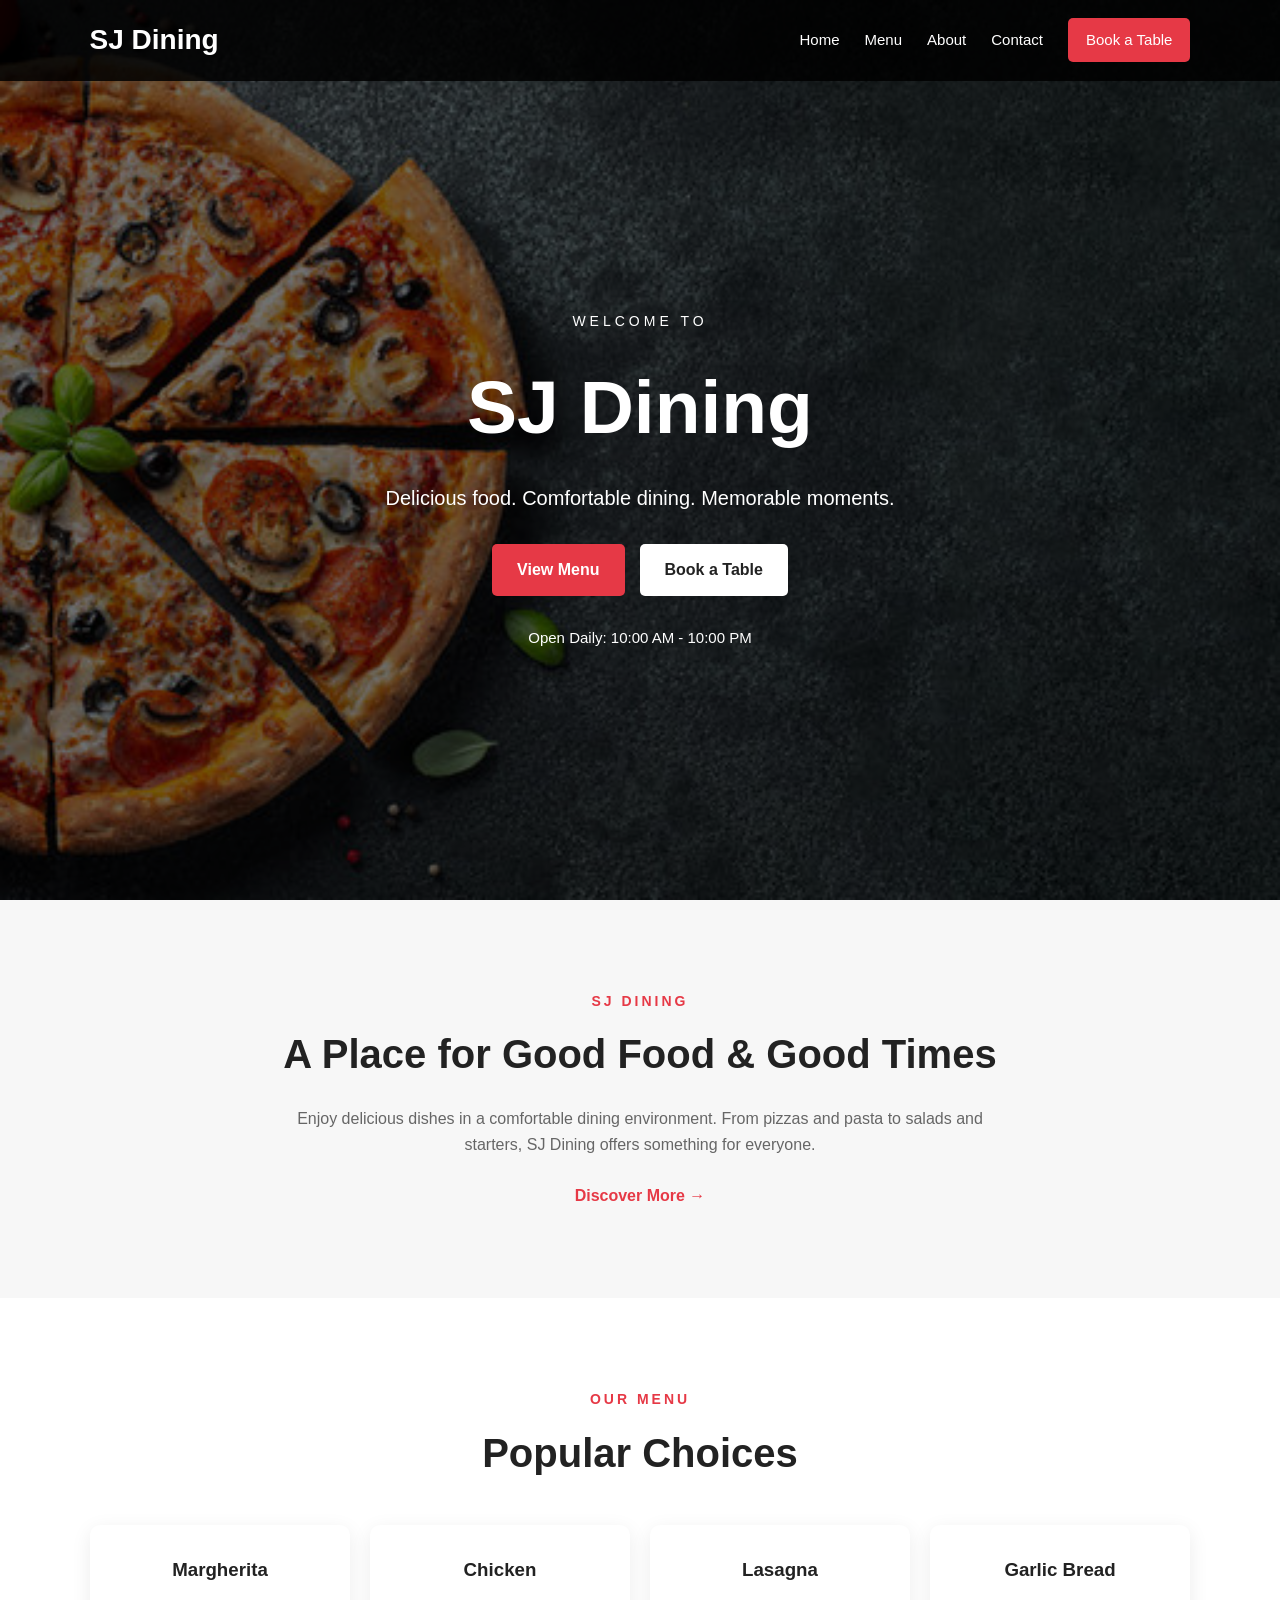
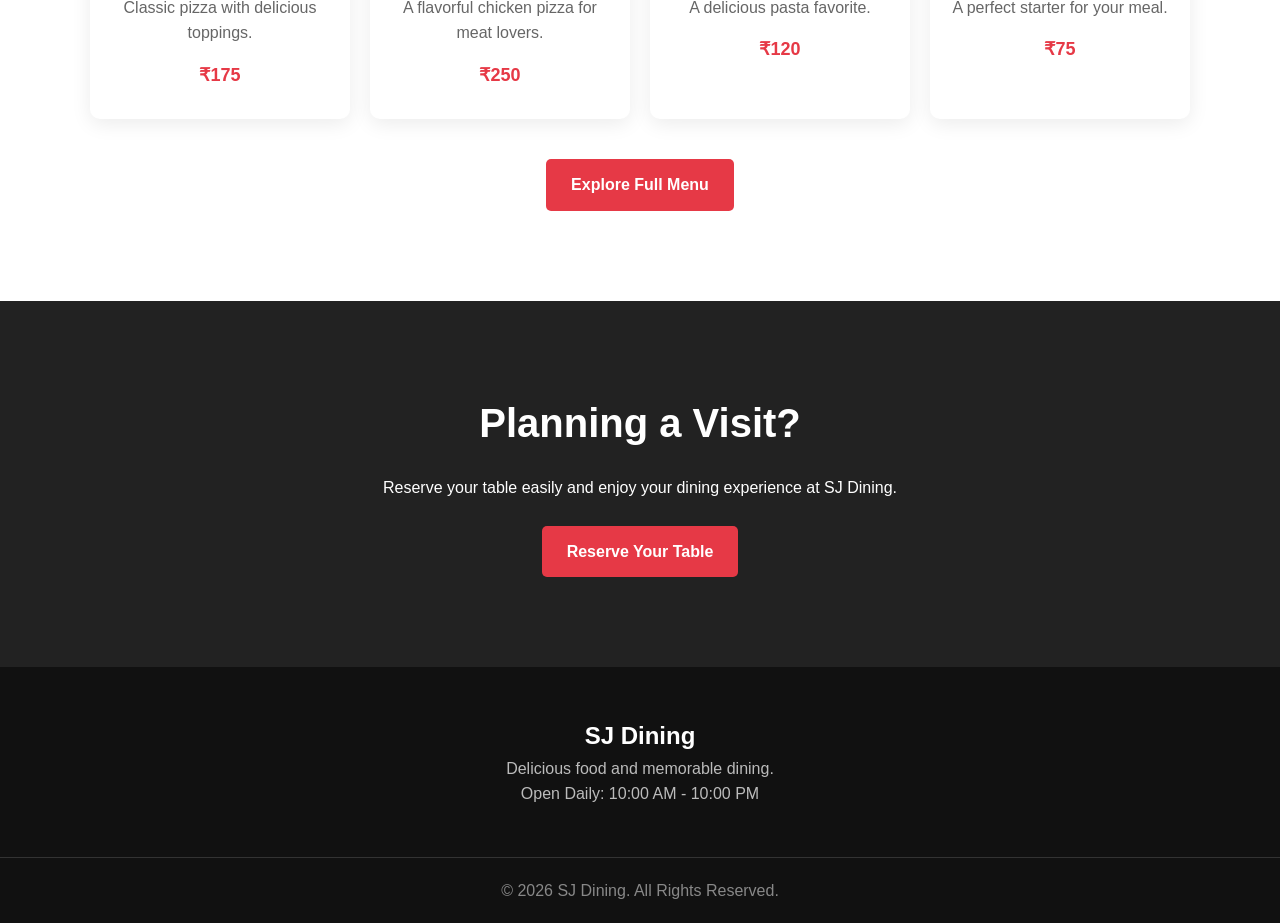
<file: index.html>
<!DOCTYPE html>
<html lang="en">

<head>
    <meta charset="UTF-8">

    <meta name="viewport"
          content="width=device-width, initial-scale=1.0">

    <meta name="description"
          content="SJ Dining - Delicious food, comfortable dining and easy table booking.">

    <title>SJ Dining | Restaurant</title>

    <link rel="stylesheet" href="css/style.css">
    <link rel="stylesheet" href="css/responsive.css">
</head>

<body>

    <!-- ================= NAVBAR ================= -->

    <header class="navbar">

        <div class="logo">
            SJ Dining
        </div>

        <nav>
            <a href="index.html">Home</a>
            <a href="menu.html">Menu</a>
            <a href="about.html">About</a>
            <a href="contact.html">Contact</a>

            <a href="booking.html" class="book-btn">
                Book a Table
            </a>
        </nav>

    </header>


    <!-- ================= HERO ================= -->

    <section class="hero">

        <div class="hero-overlay">

            <div class="hero-content">

                <p class="welcome">
                    WELCOME TO
                </p>

                <h1>SJ Dining</h1>

                <p>
                    Delicious food. Comfortable dining.
                    Memorable moments.
                </p>

                <div class="hero-buttons">

                    <a href="menu.html" class="primary-btn">
                        View Menu
                    </a>

                    <a href="booking.html" class="secondary-btn">
                        Book a Table
                    </a>

                </div>

                <p class="opening">
                    Open Daily: 10:00 AM - 10:00 PM
                </p>

            </div>

        </div>

    </section>


    <!-- ================= SPECIAL SECTION ================= -->

    <section class="welcome-section">

        <div class="section-container">

            <p class="section-small-title">
                SJ DINING
            </p>

            <h2>A Place for Good Food & Good Times</h2>

            <p>
                Enjoy delicious dishes in a comfortable
                dining environment. From pizzas and pasta
                to salads and starters, SJ Dining offers
                something for everyone.
            </p>

            <a href="about.html" class="text-btn">
                Discover More →
            </a>

        </div>

    </section>


    <!-- ================= MENU PREVIEW ================= -->

    <section class="menu-preview">

        <div class="section-container">

            <p class="section-small-title">
                OUR MENU
            </p>

            <h2>Popular Choices</h2>

            <div class="food-grid">

                <div class="food-card">

                    <h3>Margherita</h3>

                    <p>
                        Classic pizza with delicious
                        toppings.
                    </p>

                    <span>₹175</span>

                </div>


                <div class="food-card">

                    <h3>Chicken</h3>

                    <p>
                        A flavorful chicken pizza
                        for meat lovers.
                    </p>

                    <span>₹250</span>

                </div>


                <div class="food-card">

                    <h3>Lasagna</h3>

                    <p>
                        A delicious pasta favorite.
                    </p>

                    <span>₹120</span>

                </div>


                <div class="food-card">

                    <h3>Garlic Bread</h3>

                    <p>
                        A perfect starter for your meal.
                    </p>

                    <span>₹75</span>

                </div>

            </div>

            <a href="menu.html" class="primary-btn">
                Explore Full Menu
            </a>

        </div>

    </section>


    <!-- ================= BOOKING CTA ================= -->

    <section class="booking-cta">

        <div>

            <h2>Planning a Visit?</h2>

            <p>
                Reserve your table easily and enjoy
                your dining experience at SJ Dining.
            </p>

            <a href="booking.html" class="primary-btn">
                Reserve Your Table
            </a>

        </div>

    </section>


    <!-- ================= FOOTER ================= -->

    <footer>

        <div class="footer-content">

            <h2>SJ Dining</h2>

            <p>
                Delicious food and memorable dining.
            </p>

            <p>
                Open Daily: 10:00 AM - 10:00 PM
            </p>

        </div>

        <div class="copyright">

            © 2026 SJ Dining. All Rights Reserved.

        </div>

    </footer>


    <script src="js/main.js"></script>

</body>

</html>
</file>
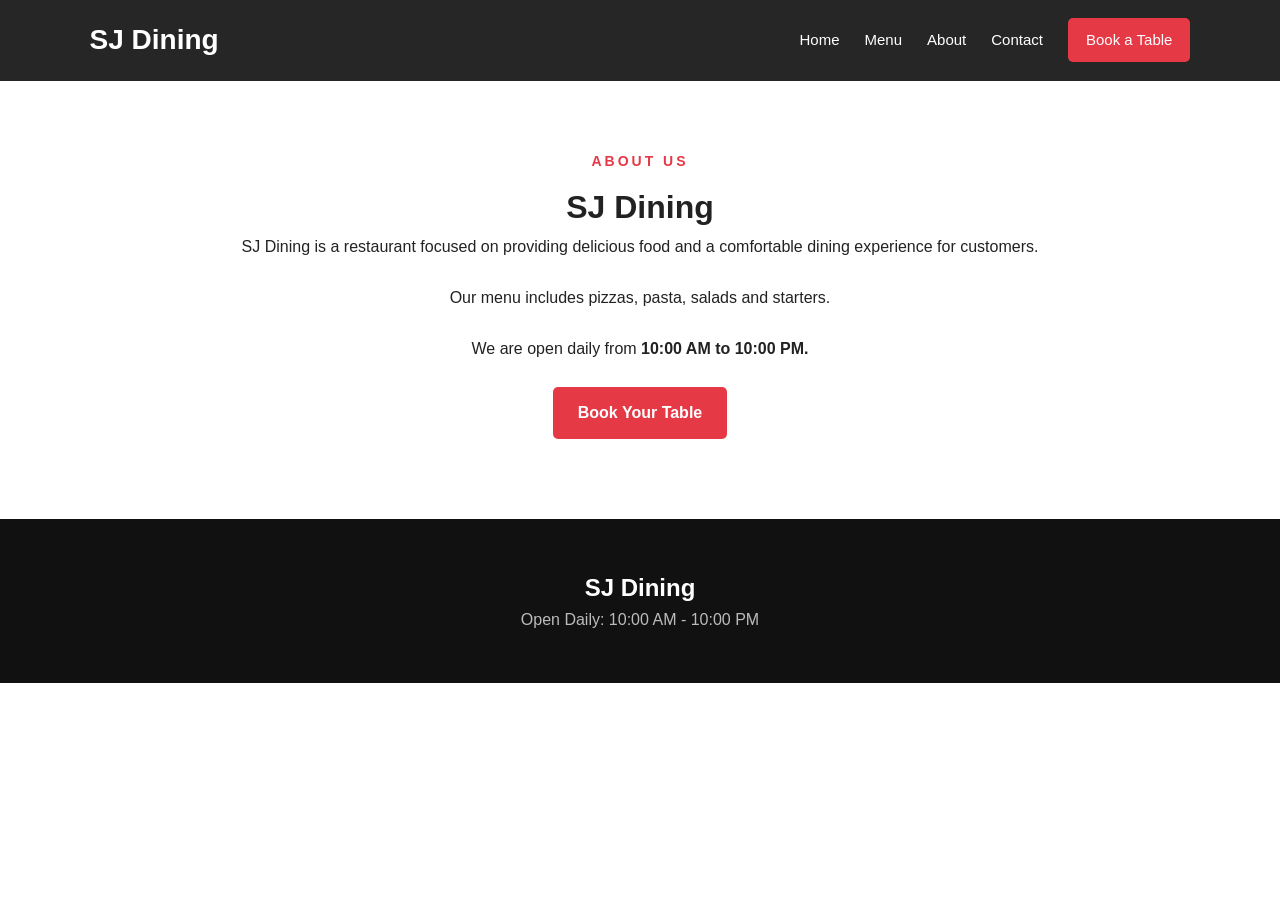
<file: about.html>
<!DOCTYPE html>
<html lang="en">

<head>

    <meta charset="UTF-8">

    <meta name="viewport"
          content="width=device-width, initial-scale=1.0">

    <title>SJ Dining | About</title>

    <link rel="stylesheet" href="css/style.css">
    <link rel="stylesheet" href="css/responsive.css">

</head>

<body>

<header class="navbar">

    <div class="logo">
        SJ Dining
    </div>

    <nav>

        <a href="index.html">Home</a>
        <a href="menu.html">Menu</a>
        <a href="about.html">About</a>
        <a href="contact.html">Contact</a>

        <a href="booking.html" class="book-btn">
            Book a Table
        </a>

    </nav>

</header>


<main style="padding:150px 8% 80px;">

    <div class="section-container">

        <p class="section-small-title">
            ABOUT US
        </p>

        <h1>SJ Dining</h1>

        <p>
            SJ Dining is a restaurant focused on
            providing delicious food and a comfortable
            dining experience for customers.
        </p>

        <br>

        <p>
            Our menu includes pizzas, pasta,
            salads and starters.
        </p>

        <br>

        <p>
            We are open daily from
            <strong>10:00 AM to 10:00 PM.</strong>
        </p>

        <br>

        <a href="booking.html" class="primary-btn">
            Book Your Table
        </a>

    </div>

</main>


<footer>

    <div class="footer-content">

        <h2>SJ Dining</h2>

        <p>
            Open Daily: 10:00 AM - 10:00 PM
        </p>

    </div>

</footer>

</body>

</html>
</file>
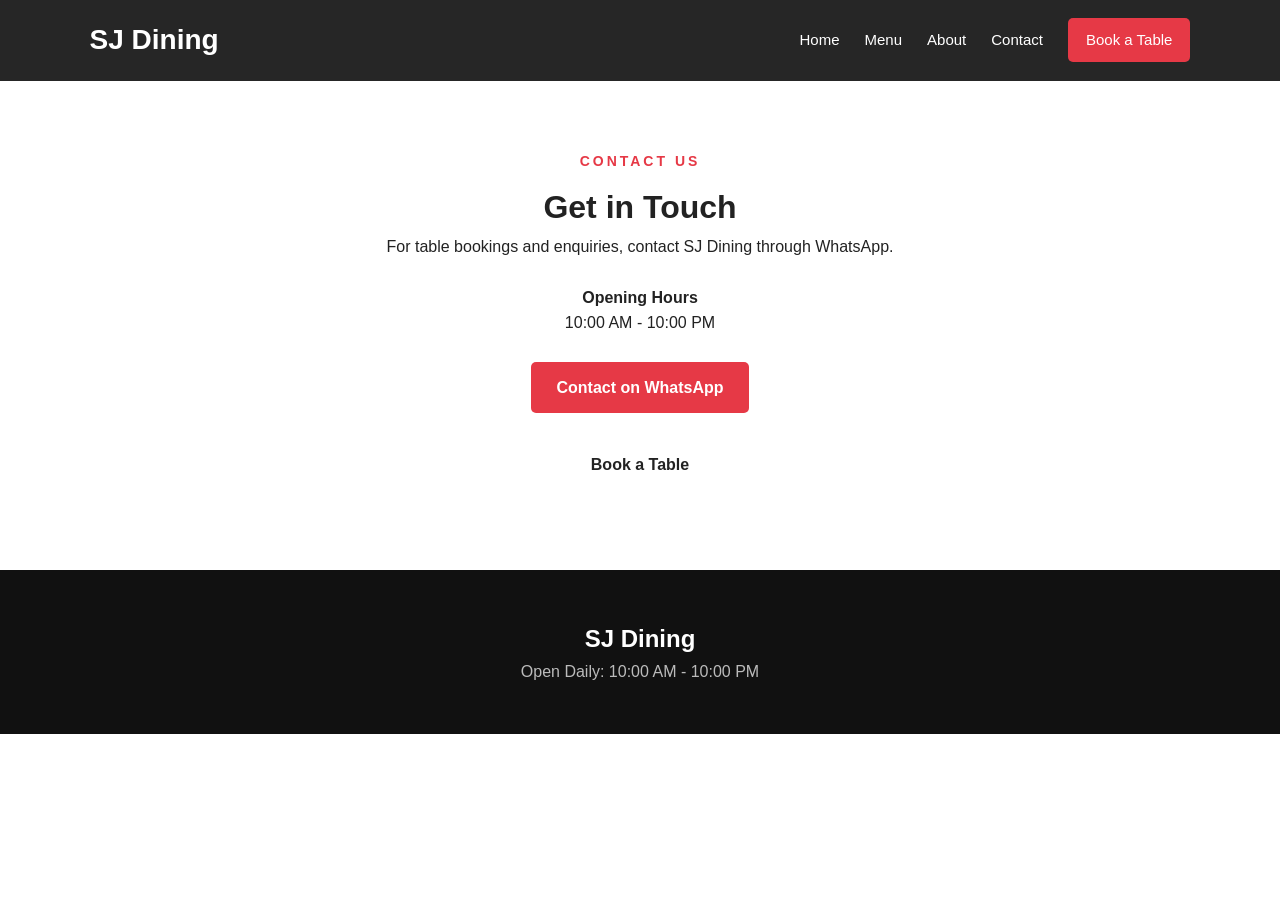
<file: contact.html>
<!DOCTYPE html>
<html lang="en">

<head>

    <meta charset="UTF-8">

    <meta name="viewport"
          content="width=device-width, initial-scale=1.0">

    <title>SJ Dining | Contact</title>

    <link rel="stylesheet" href="css/style.css">
    <link rel="stylesheet" href="css/responsive.css">

</head>

<body>

<header class="navbar">

    <div class="logo">
        SJ Dining
    </div>

    <nav>

        <a href="index.html">Home</a>
        <a href="menu.html">Menu</a>
        <a href="about.html">About</a>
        <a href="contact.html">Contact</a>

        <a href="booking.html" class="book-btn">
            Book a Table
        </a>

    </nav>

</header>


<main style="padding:150px 8% 80px;">

    <div class="section-container">

        <p class="section-small-title">
            CONTACT US
        </p>

        <h1>Get in Touch</h1>

        <p>
            For table bookings and enquiries,
            contact SJ Dining through WhatsApp.
        </p>

        <br>

        <p>
            <strong>Opening Hours</strong>
        </p>

        <p>
            10:00 AM - 10:00 PM
        </p>

        <br>

        <a
            href="https://wa.me/919094971556"
            target="_blank"
            class="primary-btn">

            Contact on WhatsApp

        </a>

        <br><br>

        <a
            href="booking.html"
            class="secondary-btn">

            Book a Table

        </a>

    </div>

</main>


<footer>

    <div class="footer-content">

        <h2>SJ Dining</h2>

        <p>
            Open Daily: 10:00 AM - 10:00 PM
        </p>

    </div>

</footer>

</body>

</html>
</file>
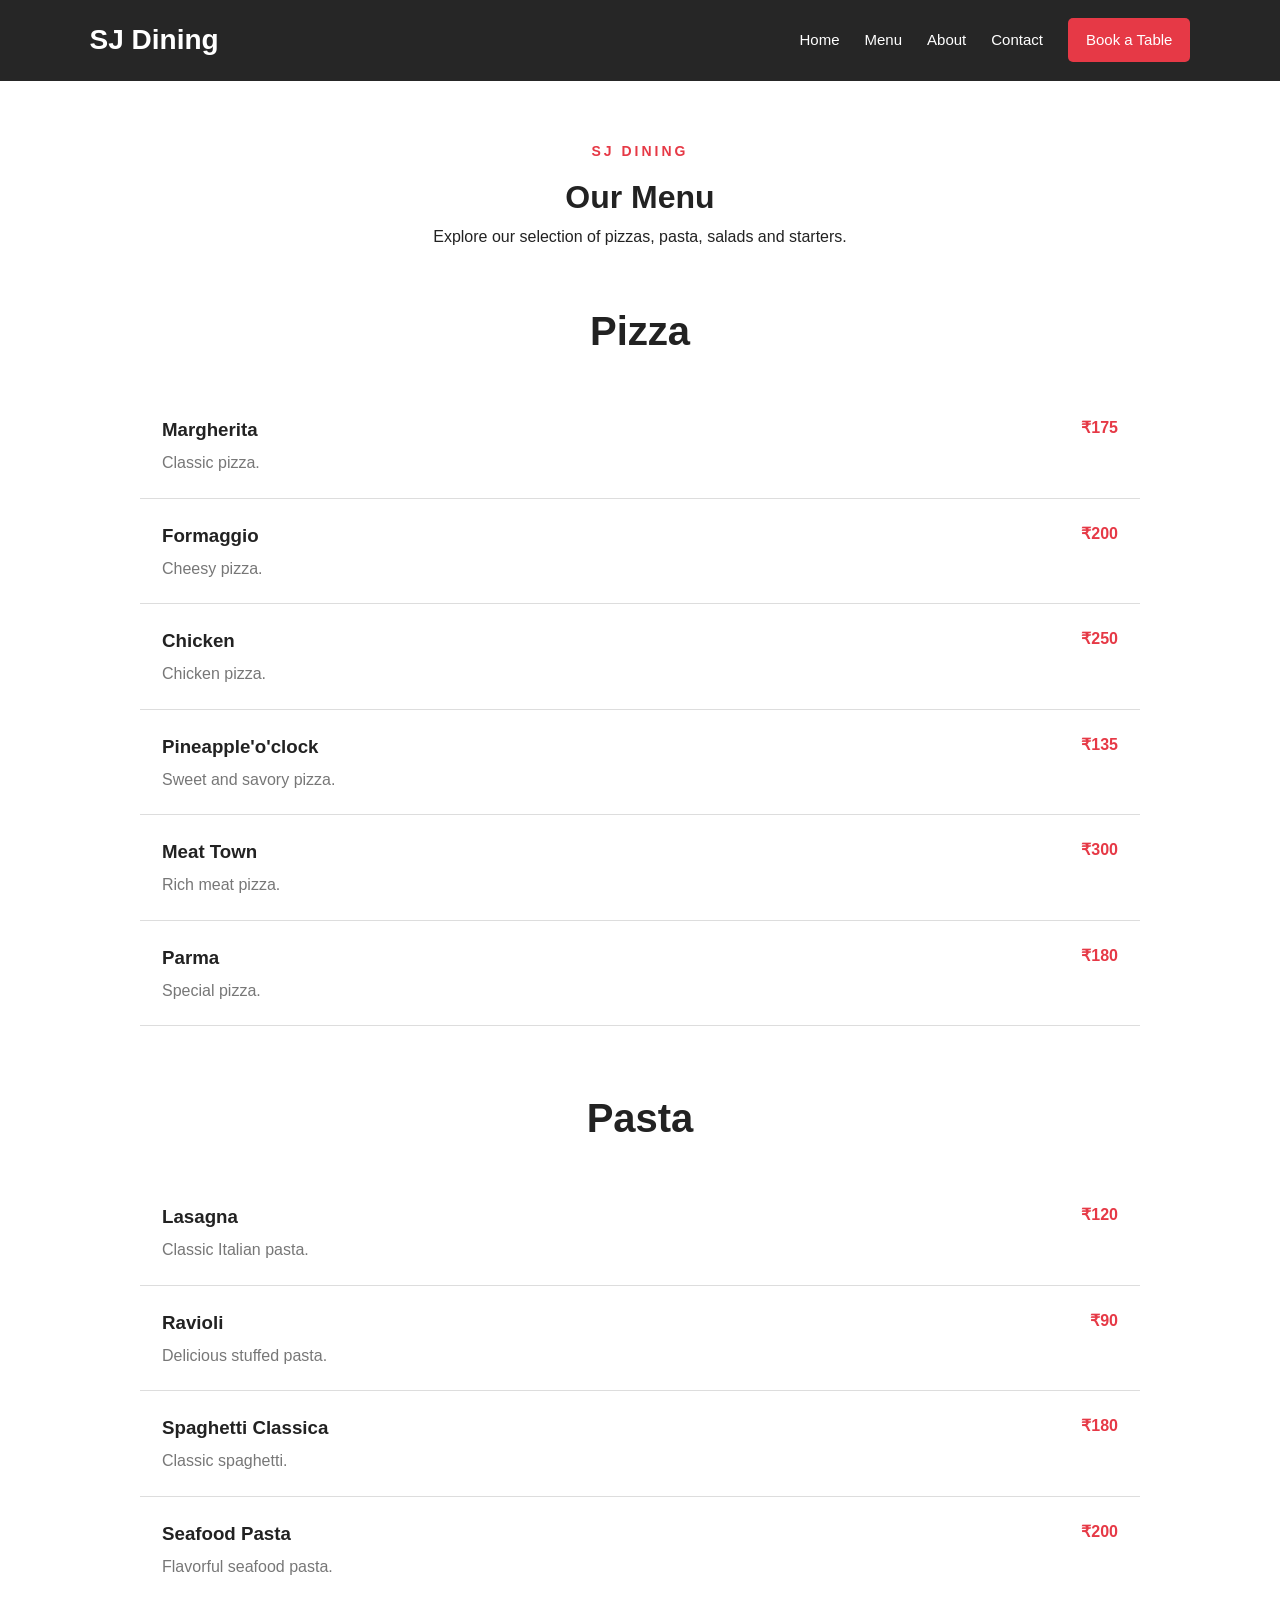
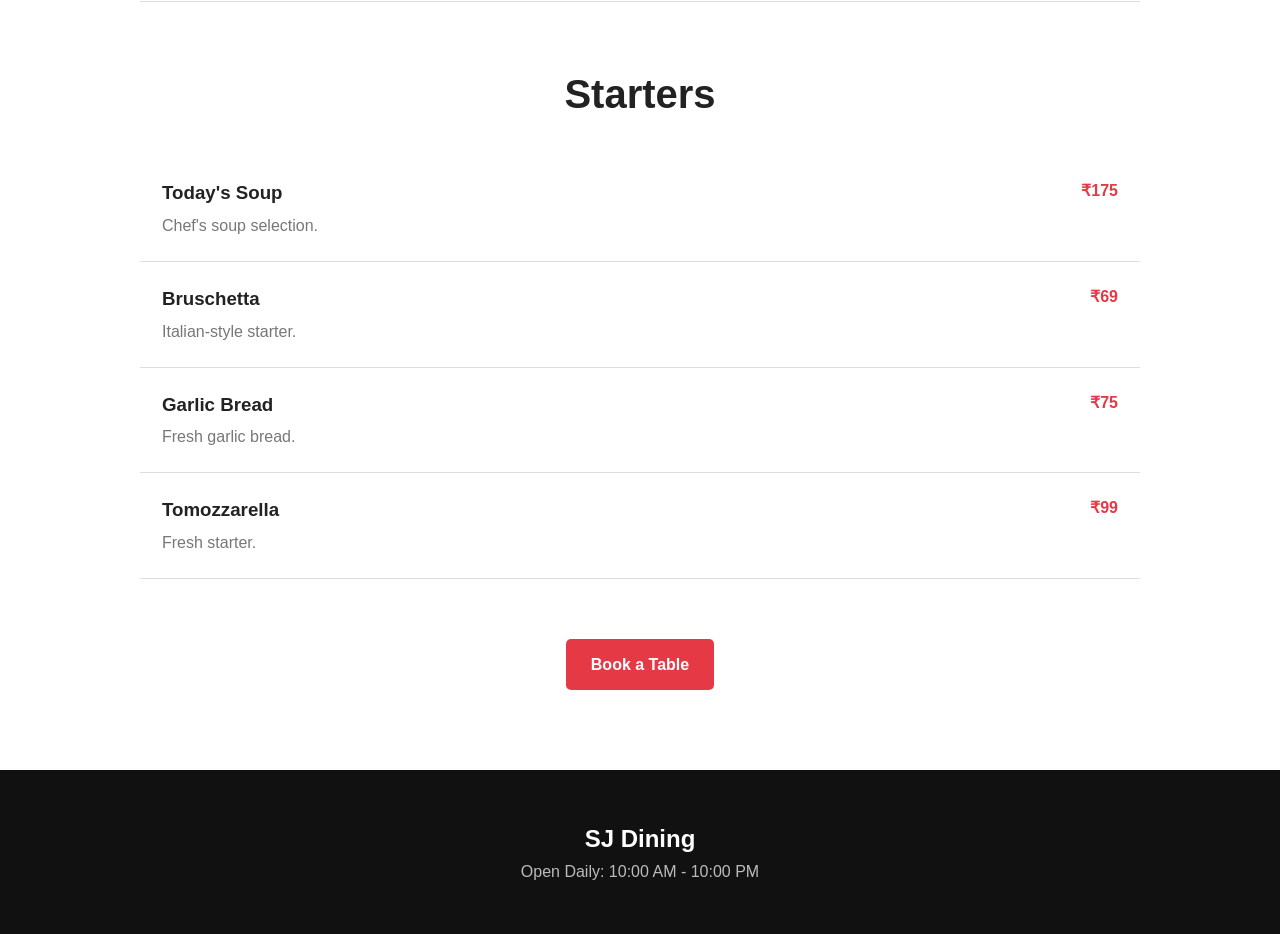
<file: menu.html>
<!DOCTYPE html>
<html lang="en">

<head>

    <meta charset="UTF-8">

    <meta name="viewport"
          content="width=device-width, initial-scale=1.0">

    <title>SJ Dining | Menu</title>

    <link rel="stylesheet" href="css/style.css">
    <link rel="stylesheet" href="css/responsive.css">

    <style>

        .menu-page {
            padding: 140px 7% 80px;
        }

        .menu-title {
            text-align: center;
            margin-bottom: 50px;
        }

        .menu-category {
            max-width: 1000px;
            margin: 0 auto 60px;
        }

        .menu-category h2 {
            text-align: center;
            margin-bottom: 30px;
        }

        .menu-item {
            display: flex;
            justify-content: space-between;
            gap: 30px;

            padding: 22px;

            border-bottom: 1px solid #ddd;
        }

        .menu-item h3 {
            margin-bottom: 5px;
        }

        .menu-item p {
            color: #777;
        }

        .price {
            color: #e63946;
            font-weight: bold;
            white-space: nowrap;
        }

    </style>

</head>

<body>

<header class="navbar">

    <div class="logo">
        SJ Dining
    </div>

    <nav>

        <a href="index.html">Home</a>
        <a href="menu.html">Menu</a>
        <a href="about.html">About</a>
        <a href="contact.html">Contact</a>

        <a href="booking.html" class="book-btn">
            Book a Table
        </a>

    </nav>

</header>


<main class="menu-page">

    <div class="menu-title">

        <p class="section-small-title">
            SJ DINING
        </p>

        <h1>Our Menu</h1>

        <p>
            Explore our selection of pizzas,
            pasta, salads and starters.
        </p>

    </div>


    <!-- PIZZA -->

    <section class="menu-category">

        <h2>Pizza</h2>

        <div class="menu-item">
            <div>
                <h3>Margherita</h3>
                <p>Classic pizza.</p>
            </div>
            <span class="price">₹175</span>
        </div>

        <div class="menu-item">
            <div>
                <h3>Formaggio</h3>
                <p>Cheesy pizza.</p>
            </div>
            <span class="price">₹200</span>
        </div>

        <div class="menu-item">
            <div>
                <h3>Chicken</h3>
                <p>Chicken pizza.</p>
            </div>
            <span class="price">₹250</span>
        </div>

        <div class="menu-item">
            <div>
                <h3>Pineapple'o'clock</h3>
                <p>Sweet and savory pizza.</p>
            </div>
            <span class="price">₹135</span>
        </div>

        <div class="menu-item">
            <div>
                <h3>Meat Town</h3>
                <p>Rich meat pizza.</p>
            </div>
            <span class="price">₹300</span>
        </div>

        <div class="menu-item">
            <div>
                <h3>Parma</h3>
                <p>Special pizza.</p>
            </div>
            <span class="price">₹180</span>
        </div>

    </section>


    <!-- PASTA -->

    <section class="menu-category">

        <h2>Pasta</h2>

        <div class="menu-item">
            <div>
                <h3>Lasagna</h3>
                <p>Classic Italian pasta.</p>
            </div>
            <span class="price">₹120</span>
        </div>

        <div class="menu-item">
            <div>
                <h3>Ravioli</h3>
                <p>Delicious stuffed pasta.</p>
            </div>
            <span class="price">₹90</span>
        </div>

        <div class="menu-item">
            <div>
                <h3>Spaghetti Classica</h3>
                <p>Classic spaghetti.</p>
            </div>
            <span class="price">₹180</span>
        </div>

        <div class="menu-item">
            <div>
                <h3>Seafood Pasta</h3>
                <p>Flavorful seafood pasta.</p>
            </div>
            <span class="price">₹200</span>
        </div>

    </section>


    <!-- STARTERS -->

    <section class="menu-category">

        <h2>Starters</h2>

        <div class="menu-item">
            <div>
                <h3>Today's Soup</h3>
                <p>Chef's soup selection.</p>
            </div>
            <span class="price">₹175</span>
        </div>

        <div class="menu-item">
            <div>
                <h3>Bruschetta</h3>
                <p>Italian-style starter.</p>
            </div>
            <span class="price">₹69</span>
        </div>

        <div class="menu-item">
            <div>
                <h3>Garlic Bread</h3>
                <p>Fresh garlic bread.</p>
            </div>
            <span class="price">₹75</span>
        </div>

        <div class="menu-item">
            <div>
                <h3>Tomozzarella</h3>
                <p>Fresh starter.</p>
            </div>
            <span class="price">₹99</span>
        </div>

    </section>


    <div style="text-align:center">

        <a href="booking.html" class="primary-btn">
            Book a Table
        </a>

    </div>

</main>


<footer>

    <div class="footer-content">

        <h2>SJ Dining</h2>

        <p>
            Open Daily: 10:00 AM - 10:00 PM
        </p>

    </div>

</footer>

</body>

</html>
</file>
<file: css/style.css>
/* =========================
   GENERAL
========================= */

* {
    margin: 0;
    padding: 0;
    box-sizing: border-box;
}

html {
    scroll-behavior: smooth;
}

body {
    font-family: Arial, Helvetica, sans-serif;
    color: #222;
    background: #fff;
    line-height: 1.6;
}

a {
    text-decoration: none;
}


/* =========================
   NAVBAR
========================= */

.navbar {
    position: fixed;
    top: 0;
    left: 0;

    width: 100%;

    display: flex;
    justify-content: space-between;
    align-items: center;

    padding: 18px 7%;

    background: rgba(0, 0, 0, 0.85);

    z-index: 1000;
}

.logo {
    color: white;
    font-size: 28px;
    font-weight: bold;
}

.navbar nav {
    display: flex;
    align-items: center;
    gap: 25px;
}

.navbar nav a {
    color: white;
    font-size: 15px;
    transition: 0.3s;
}

.navbar nav a:hover {
    opacity: 0.7;
}

.book-btn {
    background: #e63946;
    padding: 10px 18px;
    border-radius: 5px;
}


/* =========================
   HERO
========================= */

.hero {
    min-height: 100vh;

    background-image:
        url("../images/pizza.jpg");

    background-size: cover;
    background-position: center;

    position: relative;
}

.hero-overlay {
    min-height: 100vh;

    background: rgba(0, 0, 0, 0.55);

    display: flex;
    justify-content: center;
    align-items: center;

    text-align: center;

    padding: 100px 20px 40px;
}

.hero-content {
    color: white;
    max-width: 800px;
}

.welcome {
    letter-spacing: 4px;
    font-size: 14px;
    margin-bottom: 15px;
}

.hero h1 {
    font-size: 75px;
    margin-bottom: 15px;
}

.hero-content > p:not(.welcome):not(.opening) {
    font-size: 20px;
    margin-bottom: 30px;
}

.hero-buttons {
    display: flex;
    justify-content: center;
    gap: 15px;
    flex-wrap: wrap;
}

.primary-btn,
.secondary-btn {
    display: inline-block;

    padding: 13px 25px;

    border-radius: 5px;

    font-weight: bold;

    transition: 0.3s;
}

.primary-btn {
    background: #e63946;
    color: white;
}

.primary-btn:hover {
    transform: translateY(-2px);
    opacity: 0.9;
}

.secondary-btn {
    background: white;
    color: #222;
}

.secondary-btn:hover {
    transform: translateY(-2px);
}

.opening {
    margin-top: 30px;
    font-size: 15px;
}


/* =========================
   SECTIONS
========================= */

.section-container {
    width: 86%;
    max-width: 1100px;

    margin: auto;

    text-align: center;
}

.welcome-section,
.menu-preview {
    padding: 90px 0;
}

.welcome-section {
    background: #f7f7f7;
}

.section-small-title {
    color: #e63946;
    font-size: 14px;
    font-weight: bold;
    letter-spacing: 3px;
    margin-bottom: 10px;
}

section h2 {
    font-size: 40px;
    margin-bottom: 20px;
}

.welcome-section p:not(.section-small-title) {
    max-width: 700px;
    margin: 0 auto 25px;
    color: #666;
}

.text-btn {
    color: #e63946;
    font-weight: bold;
}


/* =========================
   FOOD CARDS
========================= */

.food-grid {
    display: grid;

    grid-template-columns:
        repeat(4, 1fr);

    gap: 20px;

    margin: 40px 0;
}

.food-card {
    padding: 30px 20px;

    background: white;

    border-radius: 10px;

    box-shadow:
        0 5px 20px rgba(0, 0, 0, 0.08);

    transition: 0.3s;
}

.food-card:hover {
    transform: translateY(-5px);
}

.food-card h3 {
    margin-bottom: 10px;
}

.food-card p {
    color: #666;
    margin-bottom: 15px;
}

.food-card span {
    color: #e63946;
    font-weight: bold;
    font-size: 18px;
}


/* =========================
   BOOKING CTA
========================= */

.booking-cta {
    padding: 90px 20px;

    text-align: center;

    background: #222;

    color: white;
}

.booking-cta p {
    max-width: 600px;
    margin: 0 auto 25px;
}


/* =========================
   FOOTER
========================= */

footer {
    background: #111;
    color: white;
    text-align: center;
}

.footer-content {
    padding: 50px 20px;
}

.footer-content p {
    color: #bbb;
}

.copyright {
    border-top: 1px solid #333;
    padding: 20px;
    color: #888;
}
</file>
<file: css/responsive.css>
/* =====================================================
   SJ DINING - RESPONSIVE DESIGN
   Mobile / Tablet / Desktop
===================================================== */


/* =====================================================
   TABLETS
   901px and below
===================================================== */

@media (max-width: 900px) {

    /* ---------- NAVBAR ---------- */

    .navbar {
        padding: 15px 5%;
    }

    .navbar nav {
        gap: 14px;
    }

    .navbar nav a {
        font-size: 14px;
    }

    .logo {
        font-size: 25px;
    }


    /* ---------- HERO ---------- */

    .hero h1 {
        font-size: 55px;
    }

    .hero-content {
        max-width: 700px;
    }

    .hero-content > p:not(.welcome):not(.opening) {
        font-size: 18px;
    }


    /* ---------- SECTIONS ---------- */

    .section-container {
        width: 90%;
    }

    section h2 {
        font-size: 36px;
    }


    /* ---------- FOOD GRID ---------- */

    .food-grid {
        grid-template-columns: repeat(2, 1fr);
        gap: 18px;
    }

    .food-card {
        padding: 25px 18px;
    }

}


/* =====================================================
   MOBILE
   600px and below
===================================================== */

@media (max-width: 600px) {

    /* ---------- GENERAL ---------- */

    html {
        overflow-x: hidden;
    }

    body {
        width: 100%;
        overflow-x: hidden;
    }


    /* ---------- NAVBAR ---------- */

    .navbar {
        position: relative;

        width: 100%;

        flex-direction: column;

        align-items: center;

        justify-content: center;

        gap: 12px;

        padding: 15px 20px;
    }

    .logo {
        font-size: 26px;
        text-align: center;
    }

    .navbar nav {
        width: 100%;

        display: flex;

        flex-wrap: wrap;

        justify-content: center;

        align-items: center;

        gap: 8px 14px;
    }

    .navbar nav a {
        font-size: 13px;
        padding: 4px 2px;
    }

    .book-btn {
        padding: 8px 13px !important;
    }


    /* ---------- HERO ---------- */

    .hero {
        min-height: 88vh;

        background-position: center;
    }

    .hero-overlay {
        min-height: 88vh;

        padding: 70px 18px 40px;
    }

    .hero-content {
        width: 100%;
        max-width: 100%;
    }

    .welcome {
        font-size: 11px;

        letter-spacing: 2.5px;

        margin-bottom: 12px;
    }

    .hero h1 {
        font-size: 42px;

        line-height: 1.1;

        margin-bottom: 15px;
    }

    .hero-content > p:not(.welcome):not(.opening) {
        font-size: 16px;

        line-height: 1.5;

        margin-bottom: 24px;
    }


    /* ---------- HERO BUTTONS ---------- */

    .hero-buttons {
        width: 100%;

        flex-direction: column;

        align-items: center;

        gap: 10px;
    }

    .primary-btn,
    .secondary-btn {
        width: 100%;

        max-width: 280px;

        text-align: center;

        padding: 12px 20px;
    }

    .opening {
        margin-top: 22px;

        font-size: 14px;
    }


    /* ---------- SECTIONS ---------- */

    .section-container {
        width: 90%;
    }

    .welcome-section,
    .menu-preview {
        padding: 60px 0;
    }

    .section-small-title {
        font-size: 12px;

        letter-spacing: 2px;
    }

    section h2 {
        font-size: 30px;

        line-height: 1.2;

        margin-bottom: 16px;
    }

    .welcome-section p:not(.section-small-title) {
        font-size: 15px;

        line-height: 1.7;
    }


    /* ---------- FOOD GRID ---------- */

    .food-grid {
        grid-template-columns: 1fr;

        gap: 15px;

        margin: 30px 0;
    }

    .food-card {
        width: 100%;

        padding: 25px 20px;
    }

    .food-card h3 {
        font-size: 20px;
    }

    .food-card p {
        font-size: 14px;
    }


    /* ---------- BOOKING CTA ---------- */

    .booking-cta {
        padding: 60px 20px;
    }

    .booking-cta h2 {
        font-size: 30px;
    }

    .booking-cta p {
        font-size: 15px;
        line-height: 1.6;
    }


    /* ---------- FOOTER ---------- */

    .footer-content {
        padding: 40px 20px;
    }

    .footer-content p {
        font-size: 14px;
    }

    .copyright {
        padding: 16px;

        font-size: 13px;
    }

}


/* =====================================================
   SMALL PHONES
   400px and below
===================================================== */

@media (max-width: 400px) {

    .navbar {
        padding: 13px 15px;
    }

    .logo {
        font-size: 23px;
    }

    .navbar nav {
        gap: 6px 10px;
    }

    .navbar nav a {
        font-size: 12px;
    }

    .hero h1 {
        font-size: 36px;
    }

    .welcome {
        font-size: 10px;
    }

    .hero-content > p:not(.welcome):not(.opening) {
        font-size: 15px;
    }

    section h2 {
        font-size: 27px;
    }

    .food-card {
        padding: 22px 16px;
    }

}


/* =====================================================
   LANDSCAPE MOBILE
===================================================== */

@media (max-width: 900px) and (orientation: landscape) {

    .hero,
    .hero-overlay {
        min-height: 100vh;
    }

    .hero-overlay {
        padding-top: 80px;
    }

    .hero h1 {
        font-size: 45px;
    }

}
</file>
